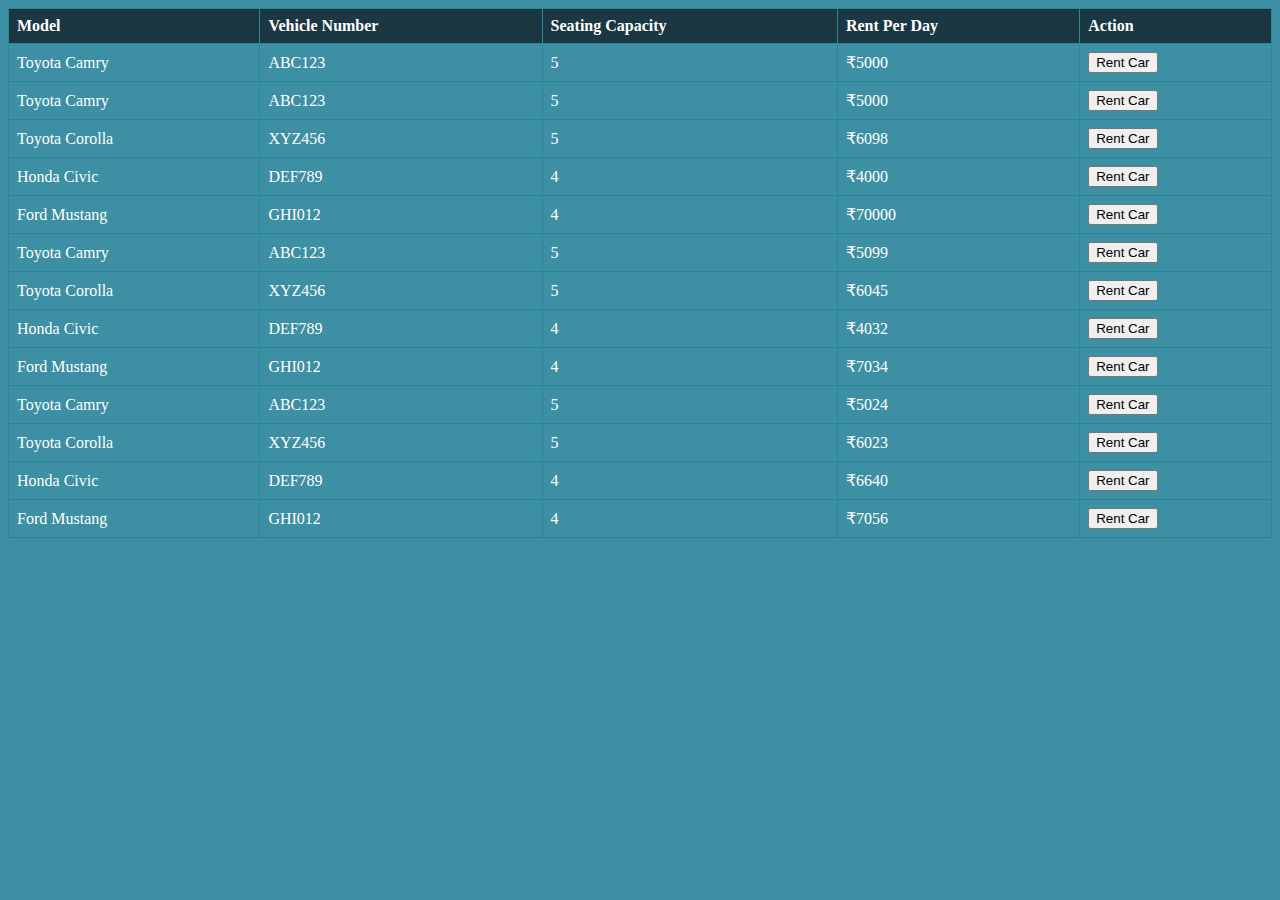
<file: AvilableCarRent.html>
<!DOCTYPE html>
<html lang="en">
<head>
    <meta charset="UTF-8">
    <meta name="viewport" content="width=device-width, initial-scale=1.0">
    <title>Rental Cars</title>
    <style>  
        body {
            background-color: rgb(61, 143, 163);
            color: white; 
        }

        table {
            width: 100%;
            border-collapse: collapse;
        }
        th, td {
            border: 1px solid #278899;
            padding: 8px;
            text-align: left;
        }
        th {
            background-color: #1a3742;
        }
    </style>
</head>
<body>
    <table>
        <thead>
            <tr>
                <th>Model</th>
                <th>Vehicle Number</th>
                <th>Seating Capacity</th>
                <th>Rent Per Day</th>
                <th>Action</th>
            </tr>
        </thead>
        <tbody id="car-list"></tbody>
    </table>

    <script>
        
        const cars = [
            { model: "Toyota Camry", number: "ABC123", seatingCapacity: 5, rentPerDay: 5000 },

            { model: "Toyota Camry", number: "ABC123", seatingCapacity: 5, rentPerDay: 5000 },
            { model: "Toyota Corolla", number: "XYZ456", seatingCapacity: 5, rentPerDay: 6098 },
            { model: "Honda Civic", number: "DEF789", seatingCapacity: 4, rentPerDay: 4000 },
            { model: "Ford Mustang", number: "GHI012", seatingCapacity: 4, rentPerDay: 70000 },

            { model: "Toyota Camry", number: "ABC123", seatingCapacity: 5, rentPerDay: 5099 },
            { model: "Toyota Corolla", number: "XYZ456", seatingCapacity: 5, rentPerDay: 6045 },
            { model: "Honda Civic", number: "DEF789", seatingCapacity: 4, rentPerDay: 4032 },
            { model: "Ford Mustang", number: "GHI012", seatingCapacity: 4, rentPerDay: 7034 },

            { model: "Toyota Camry", number: "ABC123", seatingCapacity: 5, rentPerDay: 5024},
            { model: "Toyota Corolla", number: "XYZ456", seatingCapacity: 5, rentPerDay: 6023 },
            { model: "Honda Civic", number: "DEF789", seatingCapacity: 4, rentPerDay: 6640 },
            { model: "Ford Mustang", number: "GHI012", seatingCapacity: 4, rentPerDay: 7056 },
        
        ];

        
        function displayCars() {
            const carList = document.getElementById("car-list");

            cars.forEach(car => {
                const row = document.createElement("tr");
                row.innerHTML = `
                    <td>${car.model}</td>
                    <td>${car.number}</td>
                    <td>${car.seatingCapacity}</td>
                    <td>₹${car.rentPerDay}</td>
                    <td><button class="rent-btn" data-model="${car.model}">Rent Car</button></td>
                `;
                carList.appendChild(row);
            });

            
            const rentButtons = document.querySelectorAll(".rent-btn");
            rentButtons.forEach(btn => {
                btn.addEventListener("click", rentCar);
            });
        }
        
        function rentCar(event) {
            const model = event.target.dataset.model;
            const loggedIn = true; 

            if (!loggedIn) {
                
                window.location.href = "login.html";
            } else {
                
                const days = prompt("Enter number of days:");
                const startDate = prompt("Enter start date:");

                
                alert(`You have booked ${model} for ${days} days starting from ${startDate}.`);
            }
        }

        
        window.onload = displayCars;
    </script>
</body>
</html>
</file>
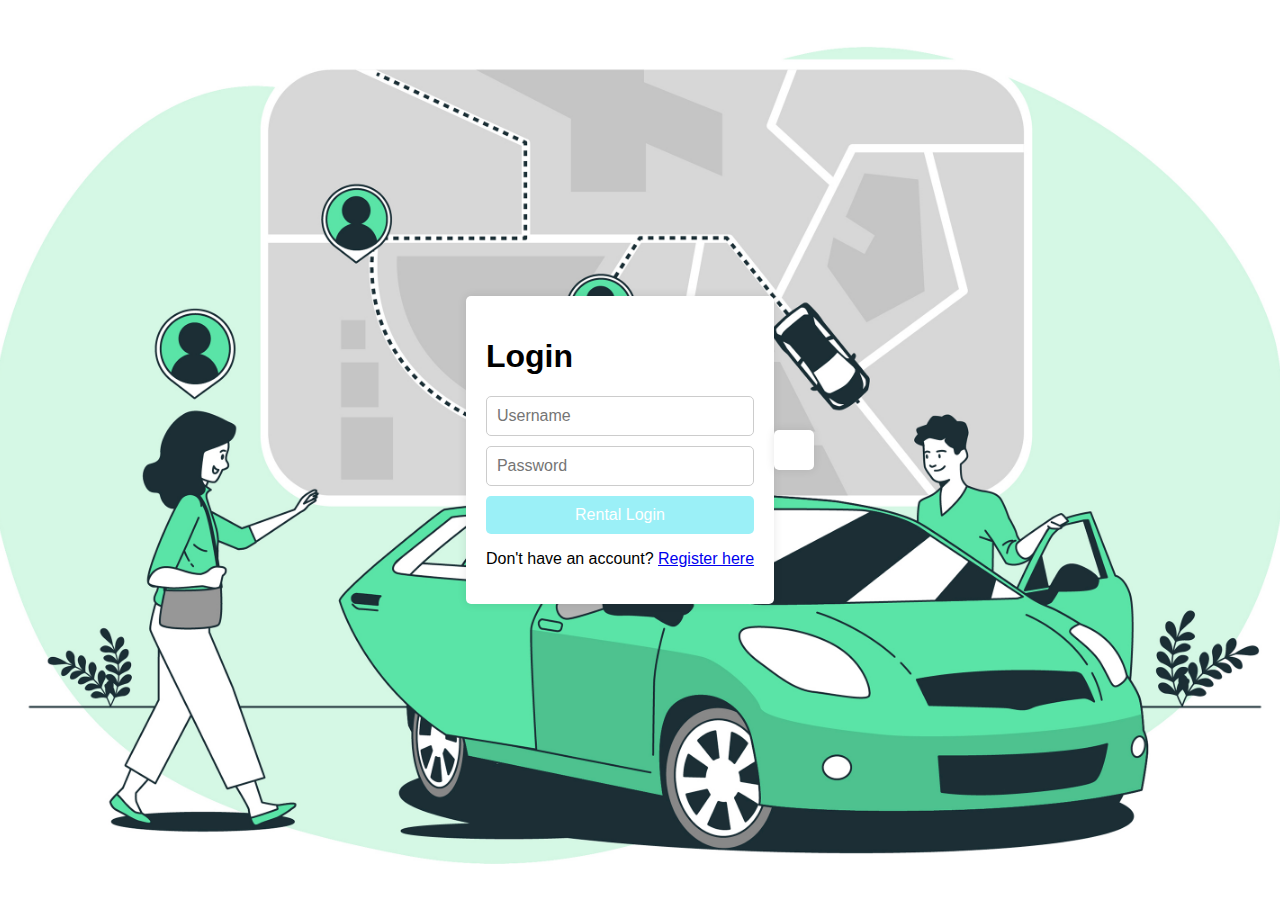
<file: rentalPage.html>
<!DOCTYPE html>
<html lang="en">
<head>
    <meta charset="UTF-8">
    <meta name="viewport" content="width=device-width, initial-scale=1.0">
    <title>Rental Login Page</title>
    
    <style>
        body {
    font-family: Arial, sans-serif;
    background-color: #f0f0f0; 
    margin: 0;
    padding: 0;
    display: flex;
    justify-content: center;
    align-items: center;
    height: 100vh;
    background-image: url(7178884.jpg); 
    background-size: cover; 
    background-position: center; 
}

        .login-container {
            background-color: #fff;
            padding: 20px;
            border-radius: 5px;
            box-shadow: 0px 0px 10px 0px rgba(0,0,0,0.1);
        }
        .register-container {
            background-color: #fff;
            padding: 20px;
            border-radius: 5px;
            box-shadow: 0px 0px 10px 0px rgba(0,0,0,0.1);
        }
        .login-container h2 {
            margin-top: 0;
            text-align: center;
        }
        .login-form, .register-form {
            display: flex;
            flex-direction: column;
        }
        .login-form input, .register-form input {
            margin-bottom: 10px;
            padding: 10px;
            border-radius: 5px;
            border: 1px solid #ccc;
            font-size: 16px;
        }
        .login-form button, .register-form button {
            padding: 10px;
            border-radius: 5px;
            border: none;
            background-color: #9bf0f7;
            color: #fff;
            font-size: 16px;
            cursor: pointer;
        }
        .login-form button:hover, .register-form button:hover {
            background-color: #0056b3;
        }
        .register-form {
            display: none;
            border: 1px solid #ccc; 
            padding: 15px; 
        }
    </style>
</head>
<body>
    <div class="login-container">
        
        <form class="login-form" id="login-form" action="your_login_endpoint" method="POST">
            <h1>Login</h1>
            <input type="text" name="username" placeholder="Username" required>
            <input type="password" name="password" placeholder="Password" required>
            <button type="submit">Rental Login</button>
            <div class="register-link">
                <p>Don't have an account? <a href="#" id="register-link">Register here</a></p>
            </div>
        </form>
    </div>
      
    <div class="register-container">
        <div class="register-link">
            <form class="register-form" id="register-form" action="your_registration_endpoint" method="POST">
                <h1>Registration</h1>
                <input type="email" name="email" placeholder="Email" required> <br>
                <input type="password" name="password" placeholder="Password" required><br>
                <input type="password" name="confirm_password" placeholder="Confirm Password" required><br>
                <button type="submit">Register</button>
                <button type="button" id="login-btn">Login</button>
            </form>
        </div>
    </div>

    <script>
        
        function redirectToNewPage() {
            window.location.href = "AddNewC.html"; 
        }
    
        
        document.getElementById('login-form').addEventListener('submit', function(event) {
            event.preventDefault(); 
            redirectToNewPage(); 
        });
    
    
        document.getElementById('login-btn').addEventListener('click', function(event) {
            event.preventDefault();
            document.getElementById('register-form').style.display = 'none';
            document.getElementById('login-form').style.display = 'flex';
        });
    
    
        document.getElementById('register-link').addEventListener('click', function(event) {
            event.preventDefault();
            document.getElementById('login-form').style.display = 'none';
            document.getElementById('register-form').style.display = 'block';
        });
    </script>
    
    
    
</body>
</html>
</file>
